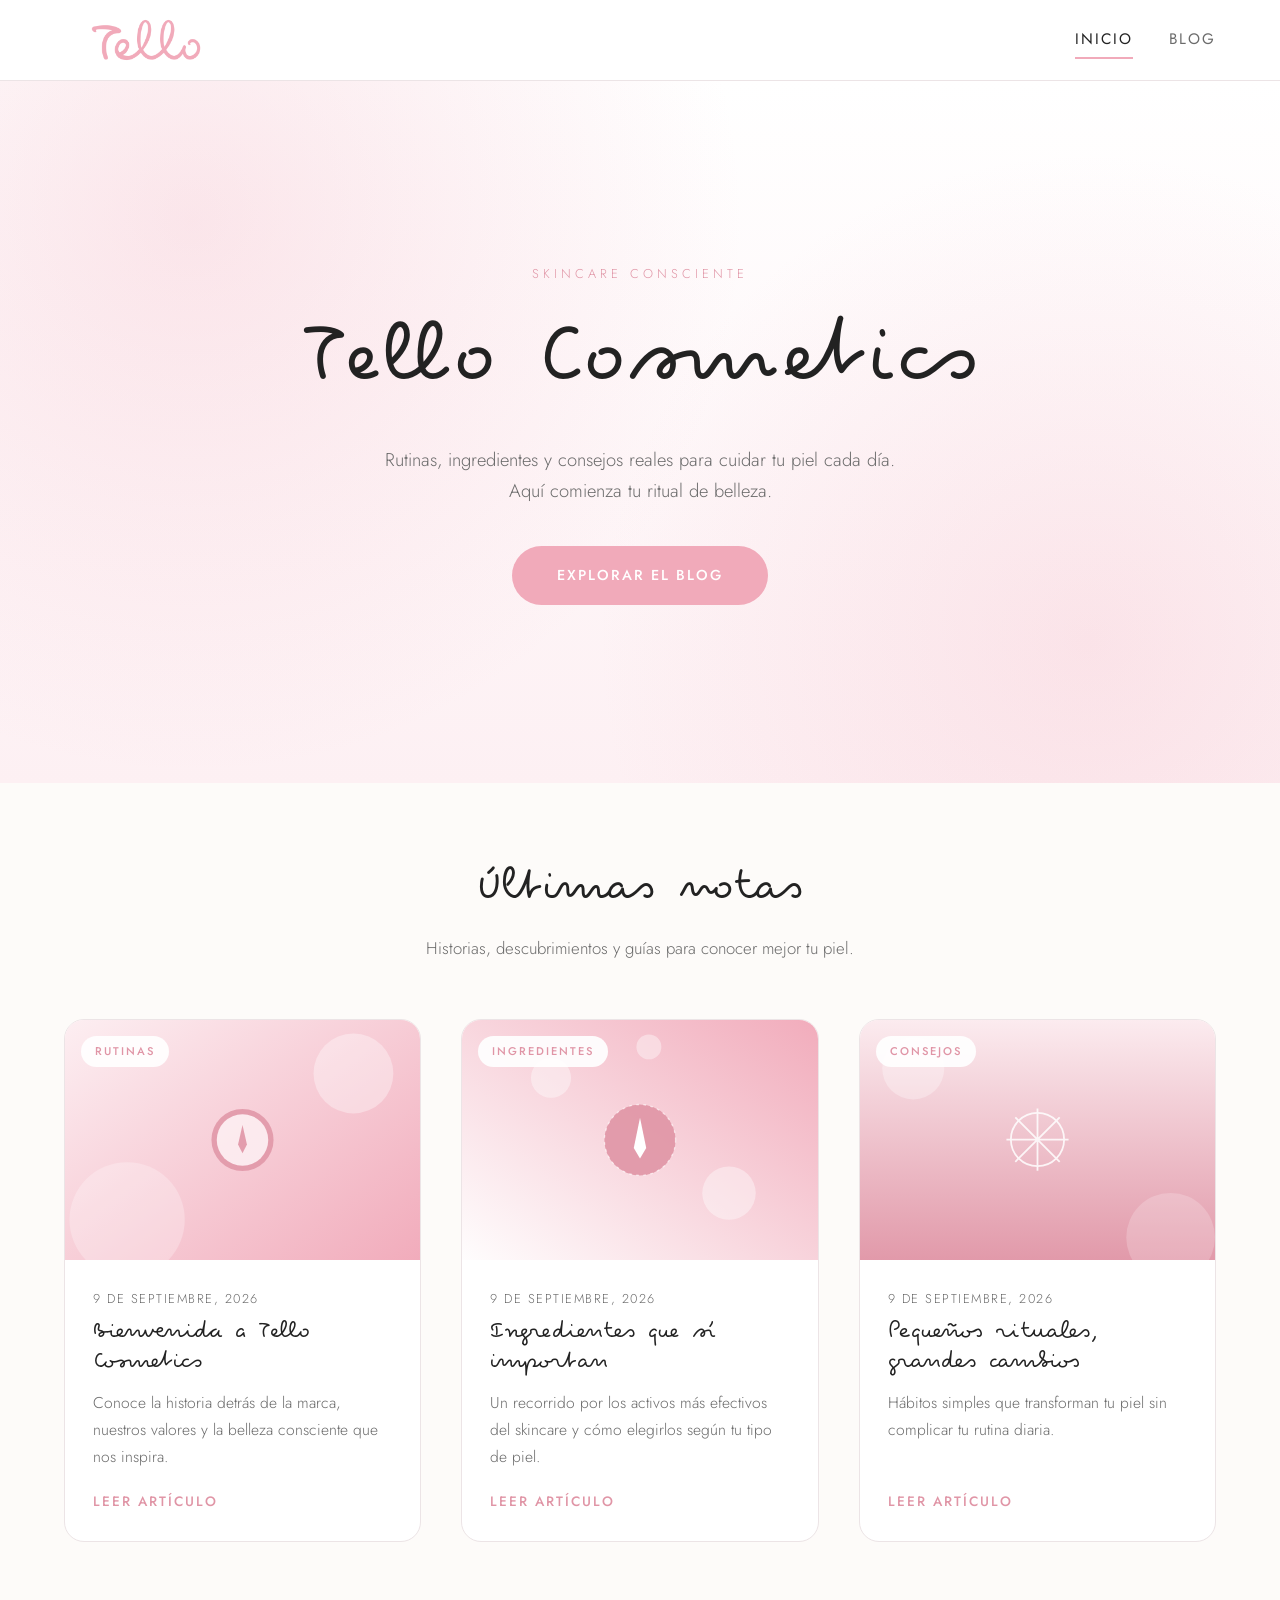
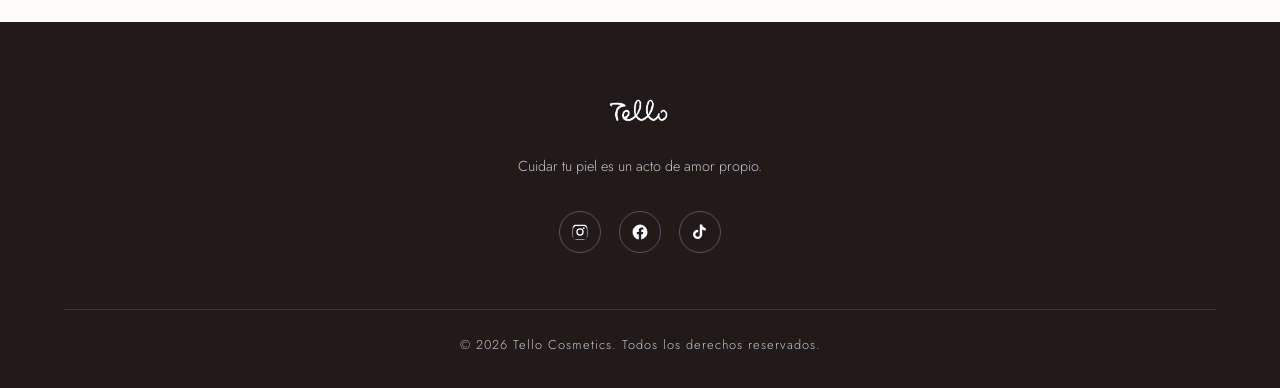
<file: index.html>
<!DOCTYPE html>
<html lang="es">
<head>
  <meta charset="UTF-8" />
  <meta name="viewport" content="width=device-width, initial-scale=1.0" />
  <title>Tello Cosmetics | Skincare &amp; Cuidado de la Piel</title>
  <meta name="description" content="Tello Cosmetics. Rutinas, ingredientes y consejos de skincare para que tu piel luzca radiante. Próximamente, nuestra tienda en línea." />
  <link rel="icon" type="image/png" href="src/imgs/LogoTello_Rosa_Solido.png" />

  <link rel="preconnect" href="https://fonts.googleapis.com" />
  <link rel="preconnect" href="https://fonts.gstatic.com" crossorigin />
  <link href="https://fonts.googleapis.com/css2?family=Jost:wght@300;400;500&display=swap" rel="stylesheet" />

  <link rel="stylesheet" href="src/css/style.css" />
</head>
<body>

  <!-- HEADER -->
  <header class="site-header">
    <div class="container nav">
      <a href="index.html" class="nav__logo" aria-label="Tello Cosmetics - Inicio">
        <img src="src/imgs/LogoTello_Rosa_Texto.png" alt="Tello Cosmetics" />
      </a>

      <button class="nav__toggle" aria-label="Abrir menú" aria-expanded="false">
        <span></span>
        <span></span>
        <span></span>
      </button>

      <nav class="nav__menu" aria-label="Navegación principal">
        <a href="index.html" class="is-active">Inicio</a>
        <a href="blog.html">Blog</a>
        <!-- FASE 2: Activar cuando exista la tienda online
        <a href="#nosotros">Nosotros</a>
        <a href="#contacto">Contacto</a>
        -->
      </nav>
    </div>
  </header>

  <main>
    <!-- HERO -->
    <section class="hero">
      <div class="hero__content">
        <span class="hero__eyebrow">Skincare consciente</span>
        <h1 class="hero__title display-large">Tello Cosmetics</h1>
        <p class="hero__text">
          Rutinas, ingredientes y consejos reales para cuidar tu piel
          cada día. Aquí comienza tu ritual de belleza.
        </p>
        <a href="blog.html" class="btn btn--primary">Explorar el blog</a>
      </div>
    </section>

    <!-- ÚLTIMOS ARTÍCULOS -->
    <section class="section">
      <div class="container">
        <h2 class="section-title">Últimas notas</h2>
        <p class="section-subtitle">
          Historias, descubrimientos y guías para conocer mejor tu piel.
        </p>

        <div class="article-grid">
          <a href="post.html" class="card">
            <div class="card__media">
              <span class="card__category">Rutinas</span>
              <img src="src/imgs/blog/rutina-manana.svg" alt="Rutina de mañana: historia de Tello Cosmetics" loading="lazy" />
            </div>
            <div class="card__body">
              <span class="card__meta">9 de septiembre, 2026</span>
              <h3 class="card__title">Bienvenida a Tello Cosmetics</h3>
              <p class="card__excerpt">
                Conoce la historia detrás de la marca, nuestros valores y la
                belleza consciente que nos inspira.
              </p>
              <span class="card__link">Leer artículo</span>
            </div>
          </a>

          <a href="post.html" class="card">
            <div class="card__media">
              <span class="card__category">Ingredientes</span>
              <img src="src/imgs/blog/ingredientes.svg" alt="Ingredientes en el cuidado de la piel" loading="lazy" />
            </div>
            <div class="card__body">
              <span class="card__meta">9 de septiembre, 2026</span>
              <h3 class="card__title">Ingredientes que sí importan</h3>
              <p class="card__excerpt">
                Un recorrido por los activos más efectivos del skincare y
                cómo elegirlos según tu tipo de piel.
              </p>
              <span class="card__link">Leer artículo</span>
            </div>
          </a>

          <a href="post.html" class="card">
            <div class="card__media">
              <span class="card__category">Consejos</span>
              <img src="src/imgs/blog/consejos.svg" alt="Consejos de cuidado de la piel" loading="lazy" />
            </div>
            <div class="card__body">
              <span class="card__meta">9 de septiembre, 2026</span>
              <h3 class="card__title">Pequeños rituales, grandes cambios</h3>
              <p class="card__excerpt">
                Hábitos simples que transforman tu piel sin complicar tu
                rutina diaria.
              </p>
              <span class="card__link">Leer artículo</span>
            </div>
          </a>
        </div>
      </div>
    </section>
  </main>

  <!-- FOOTER -->
  <footer class="site-footer">
    <div class="container footer__inner">
      <div class="footer__brand">
        <img src="src/imgs/LogoTello_Blanco_Texto.png" alt="Tello Cosmetics" />
        <p>Cuidar tu piel es un acto de amor propio.</p>
      </div>

      <ul class="footer__social">
        <li>
          <a href="https://instagram.com/tellocosmetics" target="_blank" rel="noopener" aria-label="Instagram de Tello Cosmetics">
            <svg viewBox="0 0 24 24" aria-hidden="true"><path d="M12 2.2c3.2 0 3.6 0 4.9.1 1.2.1 1.8.2 2.2.4.6.2 1 .5 1.4.9.4.4.7.8.9 1.4.2.4.4 1 .4 2.2.1 1.3.1 1.7.1 4.9s0 3.6-.1 4.9c-.1 1.2-.2 1.8-.4 2.2-.2.6-.5 1-.9 1.4-.4.4-.8.7-1.4.9-.4.2-1 .4-2.2.4-1.3.1-1.7.1-4.9.1s-3.6 0-4.9-.1c-1.2-.1-1.8-.2-2.2-.4-.6-.2-1-.5-1.4-.9-.4-.4-.7-.8-.9-1.4-.2-.4-.4-1-.4-2.2-.1-1.3-.1-1.7-.1-4.9s0-3.6.1-4.9c.1-1.2.2-1.8.4-2.2.2-.6.5-1 .9-1.4.4-.4.8-.7 1.4-.9.4-.2 1-.4 2.2-.4 1.3-.1 1.7-.1 4.9-.1zm0 1.8c-3.1 0-3.5 0-4.7.1-1.1.1-1.7.2-2.1.4-.5.2-.9.4-1.2.8-.4.3-.6.7-.8 1.2-.2.4-.3 1-.4 2.1-.1 1.2-.1 1.6-.1 4.7s0 3.5.1 4.7c.1 1.1.2 1.7.4 2.1.2.5.4.9.8 1.2.3.4.7.6 1.2.8.4.2 1 .3 2.1.4 1.2.1 1.6.1 4.7.1s3.5 0 4.7-.1c1.1-.1 1.7-.2 2.1-.4.5-.2.9-.4 1.2-.8.3-.4.6-.7.8-1.2.2-.4.3-1 .4-2.1.1-1.2.1-1.6.1-4.7s0-3.5-.1-4.7c-.1-1.1-.2-1.7-.4-2.1-.2-.5-.4-.9-.8-1.2-.4-.3-.7-.6-1.2-.8-.4-.2-1-.3-2.1-.4-1.2-.1-1.6-.1-4.7-.1zm0 3.1a4.9 4.9 0 1 1 0 9.8 4.9 4.9 0 0 1 0-9.8zm0 8.1a3.2 3.2 0 1 0 0-6.4 3.2 3.2 0 0 0 0 6.4zm6.2-8.3a1.1 1.1 0 1 1-2.3 0 1.1 1.1 0 0 1 2.3 0z"/></svg>
          </a>
        </li>
        <li>
          <a href="https://facebook.com/tellocosmetics" target="_blank" rel="noopener" aria-label="Facebook de Tello Cosmetics">
            <svg viewBox="0 0 24 24" aria-hidden="true"><path d="M22 12.1a10 10 0 1 0-11.6 9.9v-7H7.9v-2.9h2.5V9.9c0-2.5 1.5-3.9 3.8-3.9 1.1 0 2.2.2 2.2.2v2.4h-1.2c-1.2 0-1.6.8-1.6 1.5v1.9h2.7l-.4 2.9h-2.3v7a10 10 0 0 0 8.4-9.9z"/></svg>
          </a>
        </li>
        <li>
          <a href="https://tiktok.com/@tellocosmetics" target="_blank" rel="noopener" aria-label="TikTok de Tello Cosmetics">
            <svg viewBox="0 0 24 24" aria-hidden="true"><path d="M19.6 6.7a4.8 4.8 0 0 1-3.5-1.6 4.8 4.8 0 0 1-1.2-3.1h-3.2v13.3a2.9 2.9 0 1 1-2.1-2.8V9.2a6.1 6.1 0 1 0 5.3 6v-6.4a8 8 0 0 0 4.7 1.5z"/></svg>
          </a>
        </li>
      </ul>

      <div class="footer__bottom">
        <p>&copy; 2026 Tello Cosmetics. Todos los derechos reservados.</p>
      </div>
    </div>
  </footer>

  <script src="src/js/script.js"></script>
</body>
</html>
</file>
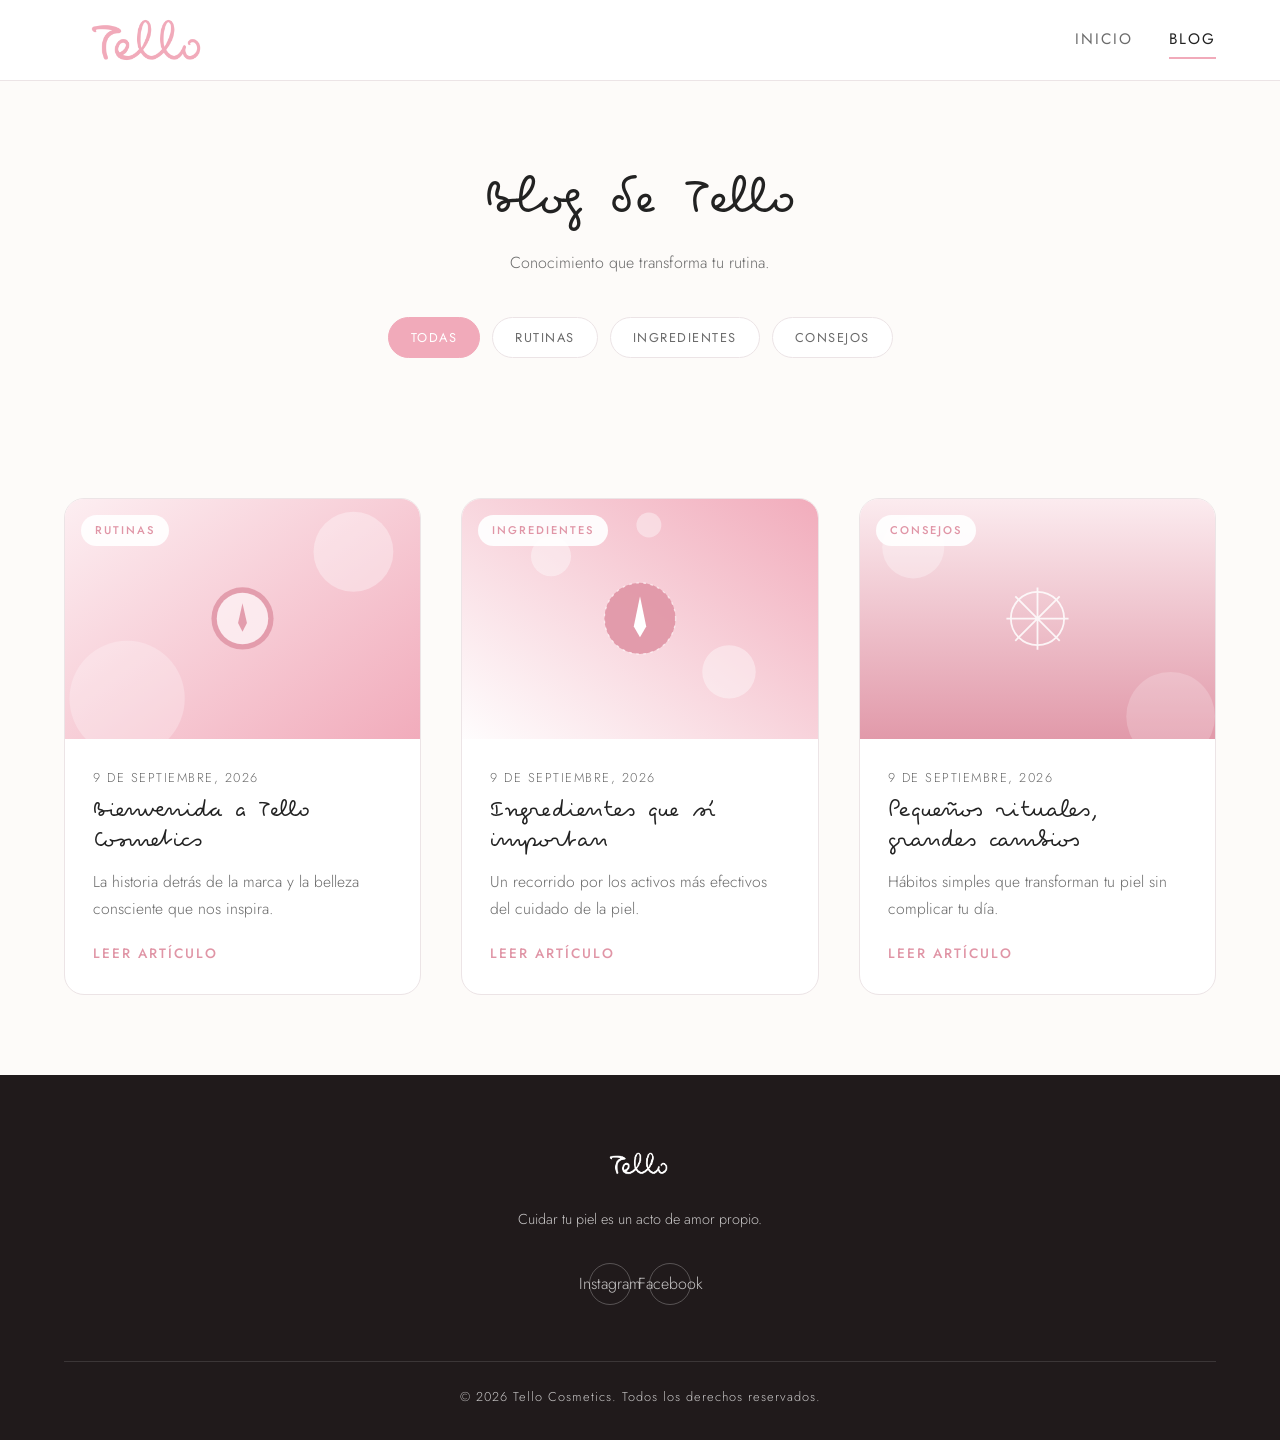
<file: blog.html>
<!DOCTYPE html>
<html lang="es">
<head>
  <meta charset="UTF-8" />
  <meta name="viewport" content="width=device-width, initial-scale=1.0" />
  <title>Blog de Skincare | Tello Cosmetics</title>
  <meta name="description" content="Artículos de skincare de Tello Cosmetics: rutinas, ingredientes y consejos para el cuidado de tu piel." />
  <link rel="icon" type="image/png" href="src/imgs/LogoTello_Rosa_Solido.png" />

  <link rel="preconnect" href="https://fonts.googleapis.com" />
  <link rel="preconnect" href="https://fonts.gstatic.com" crossorigin />
  <link href="https://fonts.googleapis.com/css2?family=Jost:wght@300;400;500&display=swap" rel="stylesheet" />

  <link rel="stylesheet" href="src/css/style.css" />
</head>
<body>

  <!-- HEADER -->
  <header class="site-header">
    <div class="container nav">
      <a href="index.html" class="nav__logo" aria-label="Tello Cosmetics - Inicio">
        <img src="src/imgs/LogoTello_Rosa_Texto.png" alt="Tello Cosmetics" />
      </a>

      <button class="nav__toggle" aria-label="Abrir menú" aria-expanded="false">
        <span></span>
        <span></span>
        <span></span>
      </button>

      <nav class="nav__menu" aria-label="Navegación principal">
        <a href="index.html">Inicio</a>
        <a href="blog.html" class="is-active">Blog</a>
        <!-- FASE 2: Activar cuando exista la tienda online
        <a href="#nosotros">Nosotros</a>
        <a href="#contacto">Contacto</a>
        -->
      </nav>
    </div>
  </header>

  <main>
    <!-- ENCABEZADO DE PÁGINA -->
    <div class="page-head">
      <h1 class="page-head__title display-medium">Blog de Tello</h1>
      <p class="page-head__text">Conocimiento que transforma tu rutina.</p>
    </div>

    <!-- FILTROS DE CATEGORÍA -->
    <div class="container">
      <div class="blog-categories" role="tablist" aria-label="Filtrar por categoría">
        <button class="is-active" data-filter="all" role="tab">Todas</button>
        <button data-filter="rutinas" role="tab">Rutinas</button>
        <button data-filter="ingredientes" role="tab">Ingredientes</button>
        <button data-filter="consejos" role="tab">Consejos</button>
      </div>
    </div>

    <!-- GRID DE ARTÍCULOS -->
    <section class="section">
      <div class="container">
        <div class="article-grid blog-grid">

          <a href="post.html" class="card" data-category="rutinas">
            <div class="card__media">
              <span class="card__category">Rutinas</span>
              <img src="src/imgs/blog/rutina-manana.svg" alt="Rutina de mañana para piel radiante" loading="lazy" />
            </div>
            <div class="card__body">
              <span class="card__meta">9 de septiembre, 2026</span>
              <h3 class="card__title">Bienvenida a Tello Cosmetics</h3>
              <p class="card__excerpt">La historia detrás de la marca y la belleza consciente que nos inspira.</p>
              <span class="card__link">Leer artículo</span>
            </div>
          </a>

          <a href="post.html" class="card" data-category="ingredientes">
            <div class="card__media">
              <span class="card__category">Ingredientes</span>
              <img src="src/imgs/blog/ingredientes.svg" alt="Activos esenciales en el skincare" loading="lazy" />
            </div>
            <div class="card__body">
              <span class="card__meta">9 de septiembre, 2026</span>
              <h3 class="card__title">Ingredientes que sí importan</h3>
              <p class="card__excerpt">Un recorrido por los activos más efectivos del cuidado de la piel.</p>
              <span class="card__link">Leer artículo</span>
            </div>
          </a>

          <a href="post.html" class="card" data-category="consejos">
            <div class="card__media">
              <span class="card__category">Consejos</span>
              <img src="src/imgs/blog/consejos.svg" alt="Rituales diarios de cuidado facial" loading="lazy" />
            </div>
            <div class="card__body">
              <span class="card__meta">9 de septiembre, 2026</span>
              <h3 class="card__title">Pequeños rituales, grandes cambios</h3>
              <p class="card__excerpt">Hábitos simples que transforman tu piel sin complicar tu día.</p>
              <span class="card__link">Leer artículo</span>
            </div>
          </a>

        </div>
      </div>
    </section>
  </main>

  <!-- FOOTER -->
  <footer class="site-footer">
    <div class="container footer__inner">
      <div class="footer__brand">
        <img src="src/imgs/LogoTello_Blanco_Texto.png" alt="Tello Cosmetics" />
        <p>Cuidar tu piel es un acto de amor propio.</p>
      </div>

      <ul class="footer__social">
        <li><a href="https://instagram.com/tellocosmetics" target="_blank" rel="noopener" aria-label="Instagram de Tello Cosmetics">Instagram</a></li>
        <li><a href="https://facebook.com/tellocosmetics" target="_blank" rel="noopener" aria-label="Facebook de Tello Cosmetics">Facebook</a></li>
      </ul>

      <div class="footer__bottom">
        <p>&copy; 2026 Tello Cosmetics. Todos los derechos reservados.</p>
      </div>
    </div>
  </footer>

  <script src="src/js/script.js"></script>
</body>
</html>
</file>
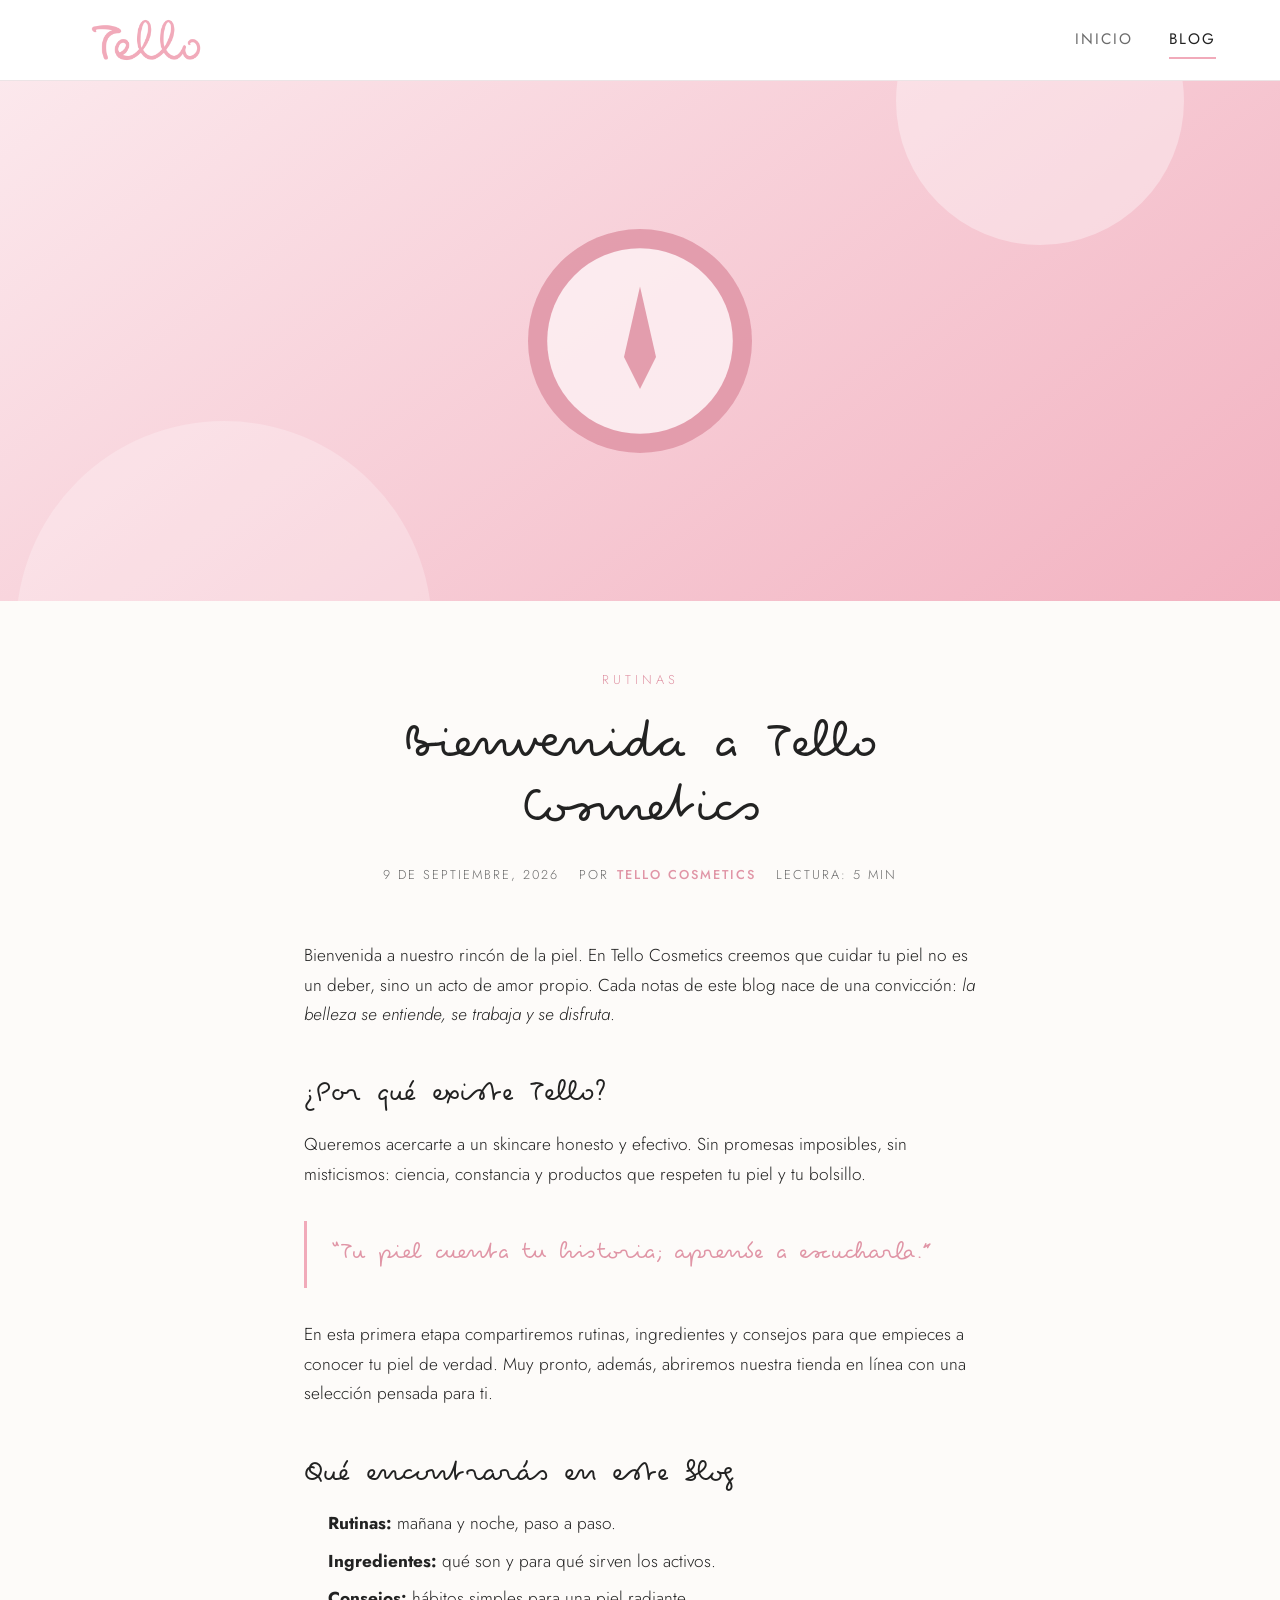
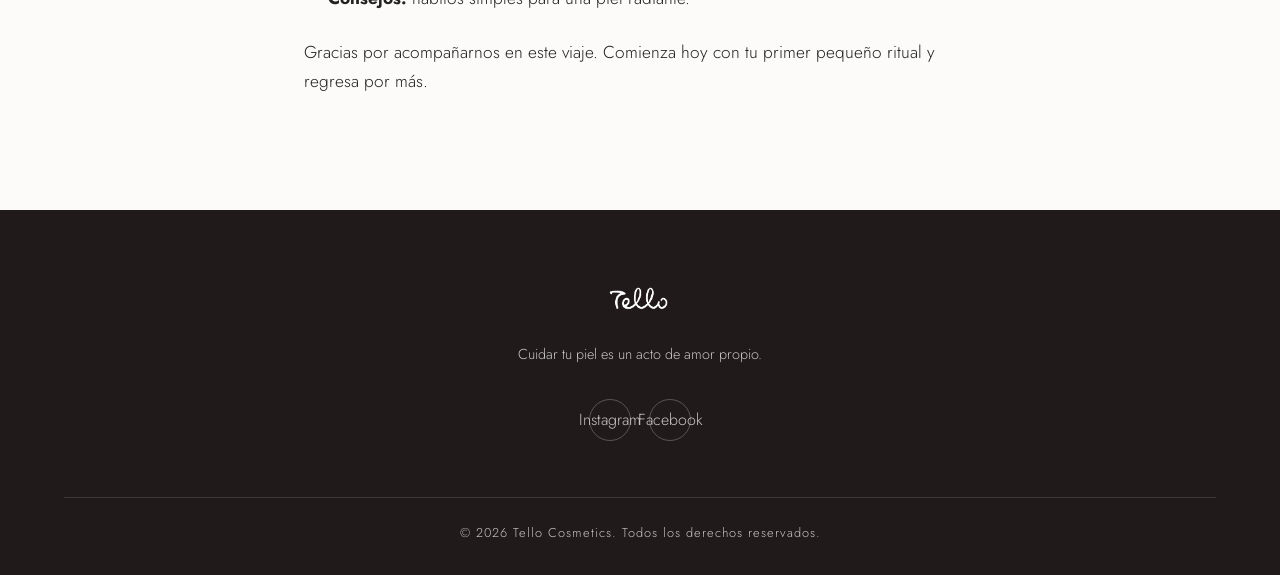
<file: post.html>
<!DOCTYPE html>
<html lang="es">
<head>
  <meta charset="UTF-8" />
  <meta name="viewport" content="width=device-width, initial-scale=1.0" />
  <title>Bienvenida a Tello Cosmetics | Tello Cosmetics</title>
  <meta name="description" content="Conoce la historia detrás de Tello Cosmetics: la belleza consciente, los valores de la marca y nuestro compromiso con tu piel." />
  <link rel="icon" type="image/png" href="src/imgs/LogoTello_Rosa_Solido.png" />

  <link rel="preconnect" href="https://fonts.googleapis.com" />
  <link rel="preconnect" href="https://fonts.gstatic.com" crossorigin />
  <link href="https://fonts.googleapis.com/css2?family=Jost:wght@300;400;500&display=swap" rel="stylesheet" />

  <link rel="stylesheet" href="src/css/style.css" />
</head>
<body>

  <!-- HEADER -->
  <header class="site-header">
    <div class="container nav">
      <a href="index.html" class="nav__logo" aria-label="Tello Cosmetics - Inicio">
        <img src="src/imgs/LogoTello_Rosa_Texto.png" alt="Tello Cosmetics" />
      </a>

      <button class="nav__toggle" aria-label="Abrir menú" aria-expanded="false">
        <span></span>
        <span></span>
        <span></span>
      </button>

      <nav class="nav__menu" aria-label="Navegación principal">
        <a href="index.html">Inicio</a>
        <a href="blog.html" class="is-active">Blog</a>
        <!-- FASE 2: Activar cuando exista la tienda online
        <a href="#nosotros">Nosotros</a>
        <a href="#contacto">Contacto</a>
        -->
      </nav>
    </div>
  </header>

  <main>
    <article>
      <!-- PORTADA DEL ARTÍCULO -->
      <div class="post-hero__media">
        <img src="src/imgs/blog/rutina-manana.svg" alt="Portada: Bienvenida a Tello Cosmetics" />
      </div>

      <div class="post-hero__content">
        <span class="hero__eyebrow">Rutinas</span>
        <h1 class="post-hero__title display-medium">Bienvenida a Tello Cosmetics</h1>
        <div class="post-hero__meta">
          <span>9 de septiembre, 2026</span>
          <span>por <strong>Tello Cosmetics</strong></span>
          <span>Lectura: 5 min</span>
        </div>
      </div>

      <!-- CUERPO DEL ARTÍCULO -->
      <div class="post-content">
        <p>
          Bienvenida a nuestro rincón de la piel. En Tello Cosmetics creemos que
          cuidar tu piel no es un deber, sino un acto de amor propio. Cada notas
          de este blog nace de una convicción: <em>la belleza se entiende, se
          trabaja y se disfruta</em>.
        </p>

        <h2>¿Por qué existe Tello?</h2>
        <p>
          Queremos acercarte a un skincare honesto y efectivo. Sin promesas
          imposibles, sin misticismos: ciencia, constancia y productos que
          respeten tu piel y tu bolsillo.
        </p>

        <blockquote>
          “Tu piel cuenta tu historia; aprende a escucharla.”
        </blockquote>

        <p>
          En esta primera etapa compartiremos rutinas, ingredientes y consejos
          para que empieces a conocer tu piel de verdad. Muy pronto, además,
          abriremos nuestra tienda en línea con una selección pensada para ti.
        </p>

        <h2>Qué encontrarás en este blog</h2>
        <ul>
          <li><strong>Rutinas:</strong> mañana y noche, paso a paso.</li>
          <li><strong>Ingredientes:</strong> qué son y para qué sirven los activos.</li>
          <li><strong>Consejos:</strong> hábitos simples para una piel radiante.</li>
        </ul>

        <p>
          Gracias por acompañarnos en este viaje. Comienza hoy con tu primer
          pequeño ritual y regresa por más.
        </p>
      </div>
    </article>
  </main>

  <!-- FOOTER -->
  <footer class="site-footer">
    <div class="container footer__inner">
      <div class="footer__brand">
        <img src="src/imgs/LogoTello_Blanco_Texto.png" alt="Tello Cosmetics" />
        <p>Cuidar tu piel es un acto de amor propio.</p>
      </div>

      <ul class="footer__social">
        <li><a href="https://instagram.com/tellocosmetics" target="_blank" rel="noopener" aria-label="Instagram de Tello Cosmetics">Instagram</a></li>
        <li><a href="https://facebook.com/tellocosmetics" target="_blank" rel="noopener" aria-label="Facebook de Tello Cosmetics">Facebook</a></li>
      </ul>

      <div class="footer__bottom">
        <p>&copy; 2026 Tello Cosmetics. Todos los derechos reservados.</p>
      </div>
    </div>
  </footer>

  <script src="src/js/script.js"></script>
</body>
</html>
</file>
<file: src/css/style.css>
/* ==========================================================================
   TELLO COSMETICS — Hoja de estilos principal
   Fase 1: Blog / Inicio | Estética: Minimalista & Lujosa
   ========================================================================== */

/* --------------------------------------------------------------------------
   1. Tipografía — Pecita (local) + Jost (body)
   -------------------------------------------------------------------------- */
@font-face {
  font-family: "Pecita";
  src: url("../fonts/pecita/Pecita.otf") format("opentype");
  font-style: normal;
  font-weight: normal;
  font-display: swap;
}

/* --------------------------------------------------------------------------
   2. Variables de diseño
   -------------------------------------------------------------------------- */
:root {
  --color-primary: #f1aaba;
  --color-primary-dark: #e095a6;
  --color-primary-soft: #fdf0f3;
  --color-bg: #ffffff;
  --color-bg-warm: #fdfbf9;
  --color-text: #222222;
  --color-text-light: #6b6b6b;
  --color-border: #ece4e6;

  --font-display: "Pecita", cursive;
  --font-body: "Jost", "Segoe UI", sans-serif;

  --radius-sm: 6px;
  --radius-md: 12px;
  --radius-lg: 20px;

  --shadow-soft: 0 6px 24px rgba(34, 34, 34, 0.05);
  --shadow-hover: 0 12px 32px rgba(241, 170, 186, 0.18);

  --container-max: 1200px;
  --gutter: 24px;
}

/* --------------------------------------------------------------------------
   3. Reset y base
   -------------------------------------------------------------------------- */
*,
*::before,
*::after {
  box-sizing: border-box;
  margin: 0;
  padding: 0;
}

html {
  scroll-behavior: smooth;
}

body {
  font-family: var(--font-body);
  font-size: 16px;
  font-weight: 300;
  line-height: 1.7;
  color: var(--color-text);
  background-color: var(--color-bg-warm);
  -webkit-font-smoothing: antialiased;
}

img {
  max-width: 100%;
  display: block;
}

a {
  color: inherit;
  text-decoration: none;
}

ul {
  list-style: none;
}

/* --------------------------------------------------------------------------
   4. Utilidades de layout
   -------------------------------------------------------------------------- */
.container {
  max-width: var(--container-max);
  margin: 0 auto;
  padding: 0 var(--gutter);
}

.section {
  padding: 80px 0;
}

.text-center {
  text-align: center;
}

/* --------------------------------------------------------------------------
   5. Tipografía de encabezado
   -------------------------------------------------------------------------- */
h1,
h2,
h3,
h4 {
  font-family: var(--font-display);
  font-weight: normal;
  color: var(--color-text);
  line-height: 1.15;
}

.display-large {
  font-size: clamp(3rem, 8vw, 6rem);
  letter-spacing: 0.5px;
}

.display-medium {
  font-size: clamp(2.2rem, 5vw, 3.5rem);
}

.section-title {
  font-size: clamp(2rem, 5vw, 3rem);
  margin-bottom: 16px;
  text-align: center;
}

.section-subtitle {
  max-width: 560px;
  margin: 0 auto 56px;
  text-align: center;
  color: var(--color-text-light);
  font-size: 1.05rem;
}

/* --------------------------------------------------------------------------
   6. Header / Navegación
   -------------------------------------------------------------------------- */
.site-header {
  position: sticky;
  top: 0;
  z-index: 100;
  background-color: rgba(255, 255, 255, 0.92);
  backdrop-filter: blur(10px);
  border-bottom: 1px solid var(--color-border);
}

.nav {
  display: flex;
  align-items: center;
  justify-content: space-between;
  height: 80px;
}

.nav__logo {
  display: flex;
  align-items: center;
  font-family: var(--font-display);
  font-size: clamp(1.5rem, 4vw, 2rem);
  letter-spacing: 1px;
}

.nav__logo img {
  height: 100px;
  width: auto;
}

.nav__menu {
  display: flex;
  align-items: center;
  gap: 36px;
}

.nav__menu a {
  position: relative;
  font-size: 0.95rem;
  font-weight: 400;
  letter-spacing: 2px;
  text-transform: uppercase;
  color: var(--color-text-light);
  transition: color 0.25s ease;
}

.nav__menu a::after {
  content: "";
  position: absolute;
  left: 0;
  bottom: -6px;
  width: 0;
  height: 1.5px;
  background-color: var(--color-primary);
  transition: width 0.25s ease;
}

.nav__menu a:hover,
.nav__menu a.is-active {
  color: var(--color-text);
}

.nav__menu a:hover::after,
.nav__menu a.is-active::after {
  width: 100%;
}

.nav__toggle {
  display: none;
  flex-direction: column;
  gap: 6px;
  background: none;
  border: none;
  cursor: pointer;
  padding: 8px;
}

.nav__toggle span {
  display: block;
  width: 24px;
  height: 2px;
  background-color: var(--color-text);
  transition: transform 0.3s ease, opacity 0.3s ease;
}

.nav__toggle.is-open span:nth-child(1) {
  transform: translateY(8px) rotate(45deg);
}

.nav__toggle.is-open span:nth-child(2) {
  opacity: 0;
}

.nav__toggle.is-open span:nth-child(3) {
  transform: translateY(-8px) rotate(-45deg);
}

/* --------------------------------------------------------------------------
   7. Hero (Inicio)
   -------------------------------------------------------------------------- */
.hero {
  position: relative;
  display: flex;
  align-items: center;
  justify-content: center;
  min-height: 78vh;
  padding: 80px 24px;
  background:
    radial-gradient(circle at 15% 20%, rgba(241, 170, 186, 0.28), transparent 45%),
    radial-gradient(circle at 85% 80%, rgba(241, 170, 186, 0.22), transparent 40%),
    linear-gradient(180deg, #ffffff 0%, #fdf0f3 100%);
  text-align: center;
}

.hero__content {
  max-width: 720px;
}

.hero__eyebrow {
  display: inline-block;
  font-size: 0.8rem;
  letter-spacing: 4px;
  text-transform: uppercase;
  color: var(--color-primary-dark);
  margin-bottom: 24px;
}

.hero__title {
  margin-bottom: 24px;
}

.hero__text {
  font-size: 1.15rem;
  color: var(--color-text-light);
  max-width: 520px;
  margin: 0 auto 40px;
}

.btn {
  display: inline-block;
  padding: 16px 44px;
  border-radius: 50px;
  font-family: var(--font-body);
  font-size: 0.9rem;
  font-weight: 500;
  letter-spacing: 2px;
  text-transform: uppercase;
  border: 1px solid transparent;
  cursor: pointer;
  transition: all 0.3s ease;
}

.btn--primary {
  background-color: var(--color-primary);
  color: #ffffff;
}

.btn--primary:hover {
  background-color: var(--color-primary-dark);
  transform: translateY(-2px);
  box-shadow: var(--shadow-hover);
}

.btn--ghost {
  background-color: transparent;
  color: var(--color-text);
  border-color: var(--color-primary);
}

.btn--ghost:hover {
  background-color: var(--color-primary-soft);
  border-color: var(--color-primary-dark);
}

/* --------------------------------------------------------------------------
   8. Tarjetas de blog
   -------------------------------------------------------------------------- */
.article-grid {
  display: grid;
  grid-template-columns: repeat(auto-fit, minmax(300px, 1fr));
  gap: 40px;
}

.card {
  display: flex;
  flex-direction: column;
  background-color: var(--color-bg);
  border-radius: var(--radius-lg);
  overflow: hidden;
  border: 1px solid var(--color-border);
  transition: transform 0.3s ease, box-shadow 0.3s ease;
}

.card:hover {
  transform: translateY(-6px);
  box-shadow: var(--shadow-hover);
}

.card__media {
  position: relative;
  height: 240px;
  overflow: hidden;
  background-color: var(--color-primary-soft);
}

/* Placeholder visual: se reemplaza por la imagen <img> del post */
.card__media img {
  width: 100%;
  height: 100%;
  object-fit: cover;
  transition: transform 0.6s ease;
}

.card:hover .card__media img {
  transform: scale(1.05);
}

.card__category {
  position: absolute;
  top: 16px;
  left: 16px;
  z-index: 2;
  background-color: rgba(255, 255, 255, 0.92);
  color: var(--color-primary-dark);
  font-size: 0.7rem;
  font-weight: 500;
  letter-spacing: 2px;
  text-transform: uppercase;
  padding: 6px 14px;
  border-radius: 50px;
}

.card__body {
  display: flex;
  flex-direction: column;
  flex: 1;
  padding: 28px;
}

.card__meta {
  font-size: 0.8rem;
  letter-spacing: 1.5px;
  text-transform: uppercase;
  color: var(--color-text-light);
  margin-bottom: 10px;
}

.card__title {
  font-size: 1.6rem;
  margin-bottom: 12px;
  transition: color 0.25s ease;
}

.card:hover .card__title {
  color: var(--color-primary-dark);
}

.card__excerpt {
  font-size: 0.98rem;
  color: var(--color-text-light);
  margin-bottom: 20px;
}

.card__link {
  margin-top: auto;
  font-size: 0.85rem;
  font-weight: 500;
  letter-spacing: 2px;
  text-transform: uppercase;
  color: var(--color-primary-dark);
  transition: letter-spacing 0.3s ease;
}

.card__link:hover {
  letter-spacing: 3px;
}

/* --------------------------------------------------------------------------
   9. Página de listado (Blog)
   -------------------------------------------------------------------------- */
.page-head {
  text-align: center;
  padding: 90px 24px 40px;
}

.page-head__title {
  margin-bottom: 14px;
}

.page-head__text {
  color: var(--color-text-light);
}

.blog-categories {
  display: flex;
  flex-wrap: wrap;
  justify-content: center;
  gap: 12px;
  margin-bottom: 60px;
}

.blog-categories button {
  font-family: var(--font-body);
  font-size: 0.8rem;
  letter-spacing: 1.5px;
  text-transform: uppercase;
  padding: 10px 22px;
  border-radius: 50px;
  border: 1px solid var(--color-border);
  background: var(--color-bg);
  color: var(--color-text-light);
  cursor: pointer;
  transition: all 0.25s ease;
}

.blog-categories button:hover,
.blog-categories button.is-active {
  border-color: var(--color-primary);
  background-color: var(--color-primary);
  color: #ffffff;
}

/* --------------------------------------------------------------------------
   10. Página de artículo (post.html)
   -------------------------------------------------------------------------- */
.post-hero__media {
  height: clamp(300px, 55vw, 520px);
  overflow: hidden;
  background: linear-gradient(135deg, var(--color-primary-soft), #ffffff);
}

.post-hero__media img {
  width: 100%;
  height: 100%;
  object-fit: cover;
}

.post-hero__content {
  max-width: 760px;
  margin: 0 auto;
  padding: 64px 24px 32px;
  text-align: center;
}

.post-hero__title {
  margin-bottom: 20px;
}

.post-hero__meta {
  font-size: 0.8rem;
  letter-spacing: 2px;
  text-transform: uppercase;
  color: var(--color-text-light);
  display: flex;
  justify-content: center;
  gap: 20px;
  flex-wrap: wrap;
}

.post-hero__meta span {
  display: inline-flex;
  align-items: center;
  gap: 8px;
}

.post-hero__meta strong {
  color: var(--color-primary-dark);
  font-weight: 500;
}

.post-content {
  max-width: 720px;
  margin: 0 auto;
  padding: 24px var(--gutter) 90px;
  font-size: 1.08rem;
}

.post-content p {
  margin-bottom: 24px;
}

.post-content h2 {
  font-size: 2rem;
  margin: 48px 0 16px;
}

.post-content h3 {
  font-size: 1.5rem;
  margin: 32px 0 12px;
}

.post-content blockquote {
  border-left: 3px solid var(--color-primary);
  padding: 12px 24px;
  margin: 32px 0;
  font-family: var(--font-display);
  font-size: 1.6rem;
  color: var(--color-primary-dark);
}

.post-content ul,
.post-content ol {
  margin: 0 0 24px 24px;
}

.post-content li {
  margin-bottom: 8px;
}

/* --------------------------------------------------------------------------
   11. Footer
   -------------------------------------------------------------------------- */
.site-footer {
  background-color: #201a1b;
  color: rgba(255, 255, 255, 0.75);
  padding: 64px 0 32px;
}

.footer__inner {
  display: flex;
  flex-direction: column;
  align-items: center;
  gap: 32px;
  text-align: center;
}

.footer__brand img {
  height: 52px;
  width: auto;
  margin: 0 auto 16px;
  filter: brightness(0) invert(1);
}

.footer__brand p {
  font-size: 0.9rem;
  max-width: 420px;
}

.footer__social {
  display: flex;
  gap: 18px;
}

.footer__social a {
  display: flex;
  align-items: center;
  justify-content: center;
  width: 42px;
  height: 42px;
  border-radius: 50%;
  border: 1px solid rgba(255, 255, 255, 0.25);
  transition: background-color 0.3s ease, border-color 0.3s ease;
}

.footer__social a:hover {
  background-color: var(--color-primary);
  border-color: var(--color-primary);
}

.footer__social svg {
  width: 18px;
  height: 18px;
  fill: #ffffff;
}

.footer__bottom {
  width: 100%;
  border-top: 1px solid rgba(255, 255, 255, 0.12);
  padding-top: 24px;
  margin-top: 24px;
  font-size: 0.8rem;
  letter-spacing: 1px;
}

/* --------------------------------------------------------------------------
   12. 404
   -------------------------------------------------------------------------- */
.error-page {
  display: flex;
  flex-direction: column;
  align-items: center;
  justify-content: center;
  min-height: 60vh;
  text-align: center;
  padding: 80px 24px;
}

.error-page__code {
  font-family: var(--font-display);
  font-size: clamp(6rem, 20vw, 10rem);
  color: var(--color-primary);
  line-height: 1;
}

.error-page__text {
  color: var(--color-text-light);
  margin: 20px 0 36px;
}

/* --------------------------------------------------------------------------
   13. Responsive
   -------------------------------------------------------------------------- */
@media (max-width: 768px) {
  .section {
    padding: 56px 0;
  }

  .nav {
    height: 68px;
  }

  .nav__toggle {
    display: flex;
  }

  .nav__menu {
    position: absolute;
    top: 68px;
    left: 0;
    right: 0;
    flex-direction: column;
    align-items: center;
    gap: 8px;
    background-color: var(--color-bg);
    border-bottom: 1px solid var(--color-border);
    padding: 20px 0;
    max-height: 0;
    overflow: hidden;
    opacity: 0;
    transition: max-height 0.35s ease, opacity 0.3s ease;
  }

  .nav__menu.is-open {
    max-height: 240px;
    opacity: 1;
  }

  .nav__menu a {
    padding: 10px 0;
  }

  .hero {
    min-height: 65vh;
    padding: 60px 24px;
  }

  .article-grid {
    grid-template-columns: 1fr;
    gap: 28px;
  }

  .post-content {
    font-size: 1rem;
  }
}
</file>
